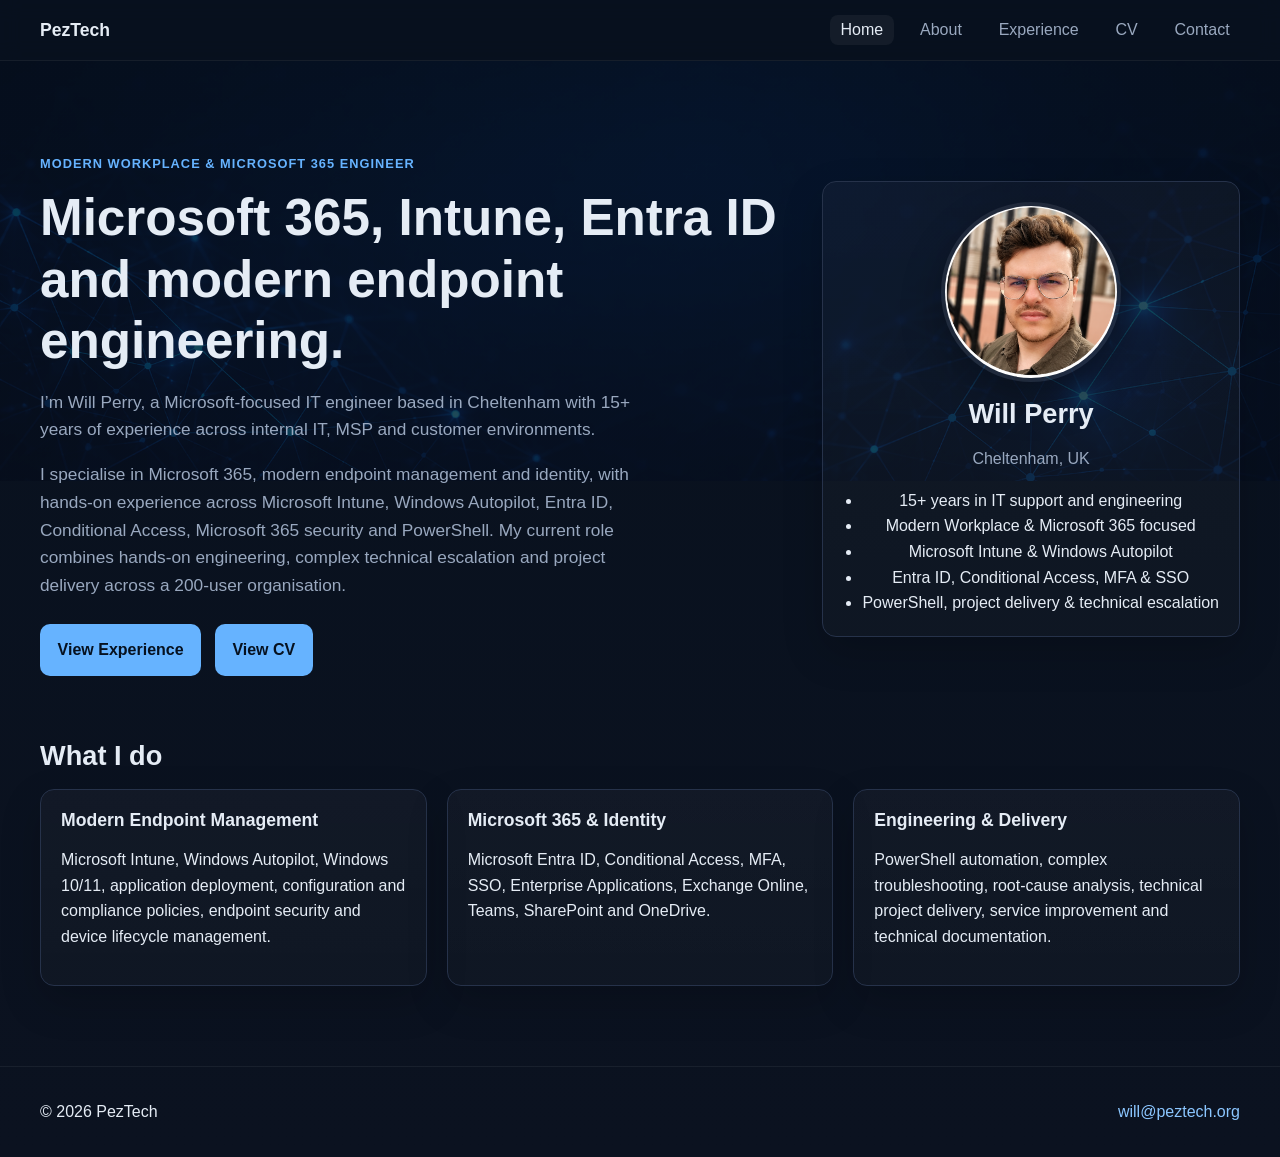
<file: index.html>
<!DOCTYPE html>
<html lang="en">
<head>
  <meta charset="UTF-8" />
  <meta name="viewport" content="width=device-width, initial-scale=1.0" />
  <meta name="description" content="Will Perry - Modern Workplace and Microsoft 365 Engineer specialising in Microsoft Intune, Windows Autopilot, Entra ID, endpoint management and Microsoft 365." />
  <title>PezTech | Will Perry - Modern Workplace Engineer</title>
  <link rel="stylesheet" href="styles.css" />
</head>
<body>
  <header class="site-header">
    <div class="container nav-wrap">
      <a class="brand" href="index.html">PezTech</a>
      <nav>
        <ul class="nav">
          <li><a href="index.html" class="active">Home</a></li>
          <li><a href="about.html">About</a></li>
          <li><a href="experience.html">Experience</a></li>
          <li><a href="cv.html">CV</a></li>
          <li><a href="contact.html">Contact</a></li>
        </ul>
      </nav>
    </div>
  </header>

  <main>
    <section class="hero hero-with-banner">
      <div class="hero-banner">
        <img src="banner.png" alt="Tech themed banner" />
      </div>

      <div class="container hero-grid hero-grid-personal">
        <div>
          <p class="eyebrow">Modern Workplace &amp; Microsoft 365 Engineer</p>

          <h1>Microsoft 365, Intune, Entra ID and modern endpoint engineering.</h1>

          <p class="lead">
            I’m Will Perry, a Microsoft-focused IT engineer based in Cheltenham with 15+ years of experience
            across internal IT, MSP and customer environments.
          </p>

          <p class="lead">
            I specialise in Microsoft 365, modern endpoint management and identity, with hands-on experience
            across Microsoft Intune, Windows Autopilot, Entra ID, Conditional Access, Microsoft 365 security
            and PowerShell. My current role combines hands-on engineering, complex technical escalation and
            project delivery across a 200-user organisation.
          </p>

          <div class="button-row">
            <a class="button" href="experience.html">View Experience</a>
            <a class="button button-secondary" href="cv.html">View CV</a>
          </div>
        </div>

        <aside class="card profile-card">
          <img class="profile-photo" src="profile.png" alt="Portrait of Will Perry" />
          <h2>Will Perry</h2>
          <p class="muted">Cheltenham, UK</p>

          <ul class="clean-list">
            <li>15+ years in IT support and engineering</li>
            <li>Modern Workplace &amp; Microsoft 365 focused</li>
            <li>Microsoft Intune &amp; Windows Autopilot</li>
            <li>Entra ID, Conditional Access, MFA &amp; SSO</li>
            <li>PowerShell, project delivery &amp; technical escalation</li>
          </ul>
        </aside>
      </div>
    </section>

    <section class="section">
      <div class="container">
        <h2>What I do</h2>

        <div class="grid three-up">
          <article class="card">
            <h3>Modern Endpoint Management</h3>
            <p>
              Microsoft Intune, Windows Autopilot, Windows 10/11, application deployment,
              configuration and compliance policies, endpoint security and device lifecycle management.
            </p>
          </article>

          <article class="card">
            <h3>Microsoft 365 &amp; Identity</h3>
            <p>
              Microsoft Entra ID, Conditional Access, MFA, SSO, Enterprise Applications,
              Exchange Online, Teams, SharePoint and OneDrive.
            </p>
          </article>

          <article class="card">
            <h3>Engineering &amp; Delivery</h3>
            <p>
              PowerShell automation, complex troubleshooting, root-cause analysis, technical project
              delivery, service improvement and technical documentation.
            </p>
          </article>
        </div>
      </div>
    </section>
  </main>

  <footer class="site-footer">
    <div class="container footer-wrap">
      <p>© <span id="year"></span> PezTech</p>
      <p><a href="mailto:will@peztech.org">will@peztech.org</a></p>
    </div>
  </footer>

  <script src="script.js"></script>
</body>
</html>
</file>
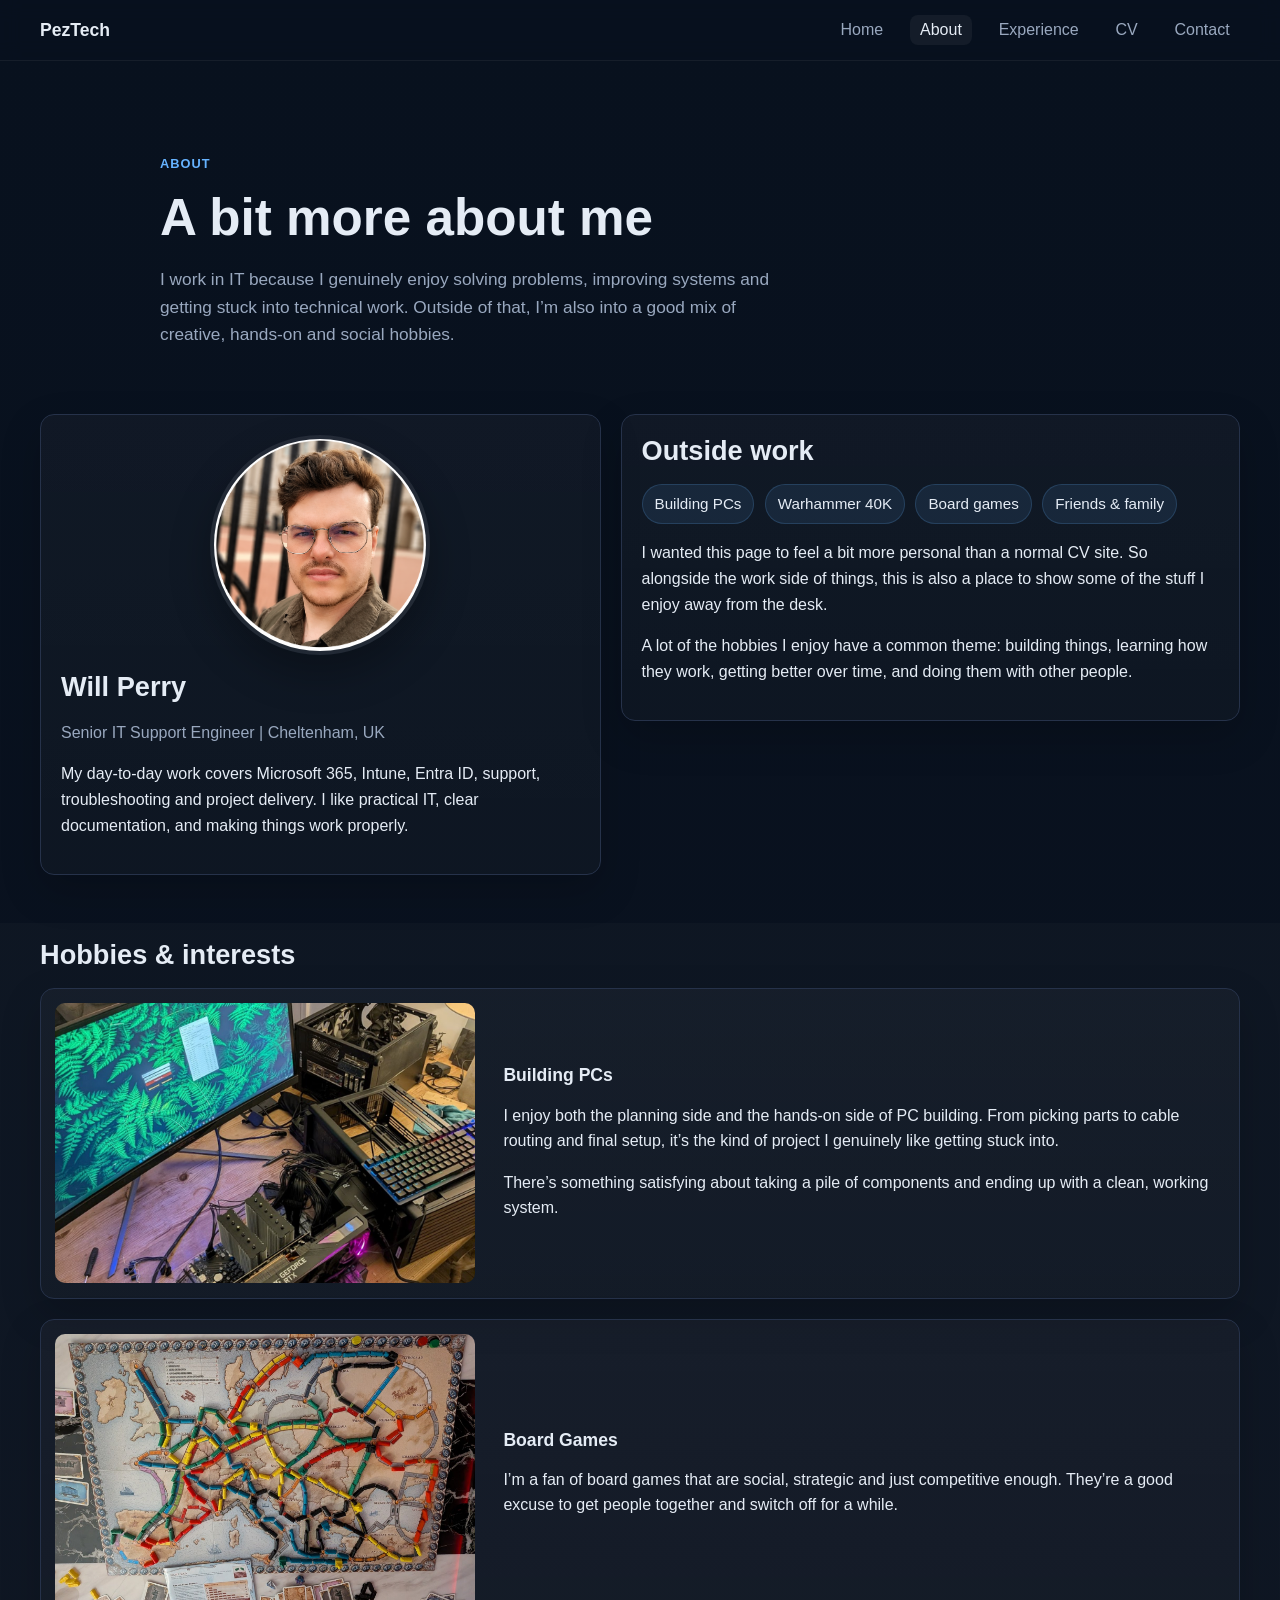
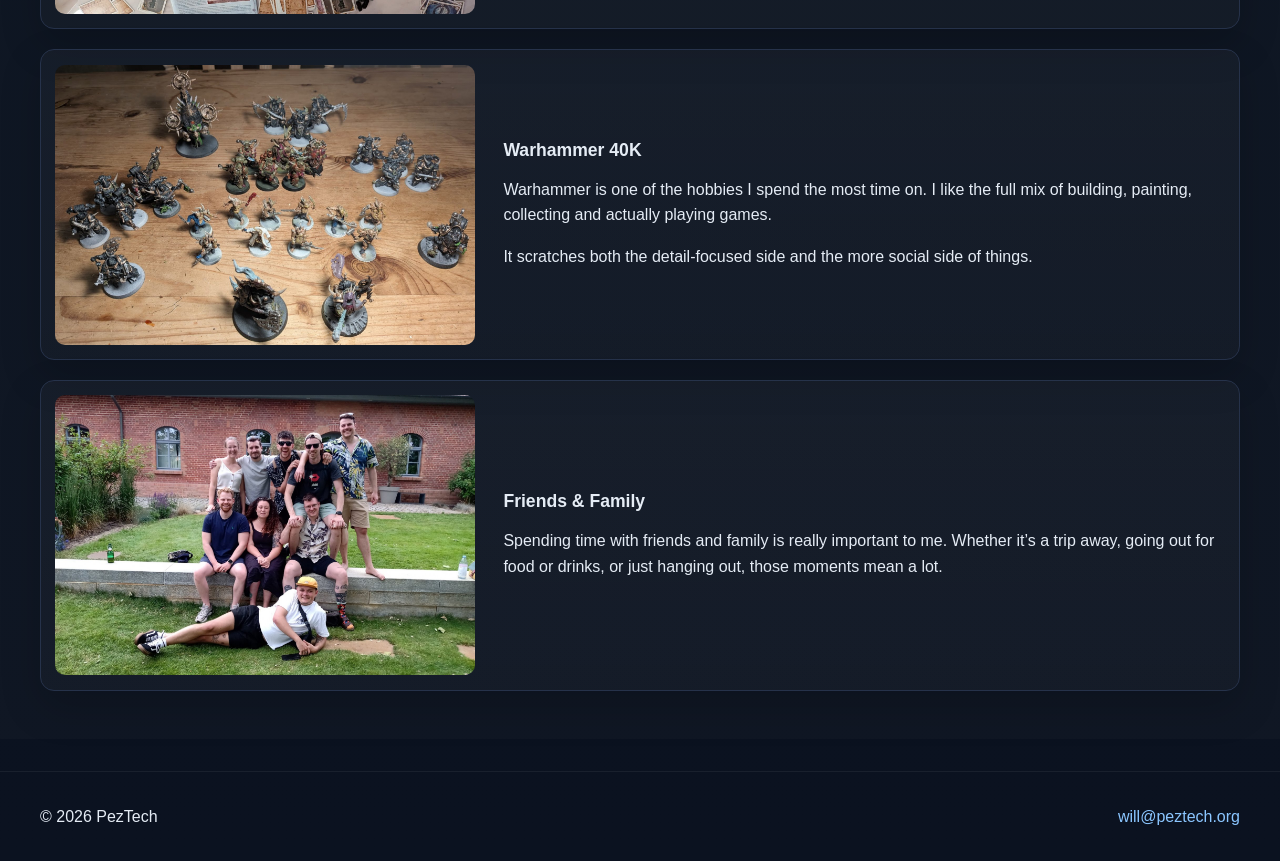
<file: about.html>
<!DOCTYPE html>
<html lang="en">
<head>
  <meta charset="UTF-8" />
  <meta name="viewport" content="width=device-width, initial-scale=1.0" />
  <meta name="description" content="More about Will Perry at PezTech, including hobbies and interests outside work." />
  <title>PezTech | About</title>
  <link rel="stylesheet" href="styles.css" />
</head>
<body>
  <header class="site-header">
    <div class="container nav-wrap">
      <a class="brand" href="index.html">PezTech</a>
      <nav>
        <ul class="nav">
          <li><a href="index.html">Home</a></li>
          <li><a href="about.html" class="active">About</a></li>
          <li><a href="experience.html">Experience</a></li>
          <li><a href="cv.html">CV</a></li>
          <li><a href="contact.html">Contact</a></li>
        </ul>
      </nav>
    </div>
  </header>

  <main>
    <section class="page-header">
      <div class="container narrow">
        <p class="eyebrow">About</p>
        <h1>A bit more about me</h1>
        <p class="lead">
          I work in IT because I genuinely enjoy solving problems, improving systems and getting stuck into technical work.
          Outside of that, I’m also into a good mix of creative, hands-on and social hobbies.
        </p>
      </div>
    </section>

    <section class="section">
      <div class="container">
        <div class="grid about-layout">
          <div class="card">
            <img class="profile-photo profile-photo-large" src="profile.png" alt="Portrait of Will Perry" />
            <h2>Will Perry</h2>
            <p class="muted">Senior IT Support Engineer | Cheltenham, UK</p>
            <p>
              My day-to-day work covers Microsoft 365, Intune, Entra ID, support, troubleshooting and project delivery.
              I like practical IT, clear documentation, and making things work properly.
            </p>
          </div>

          <div class="card">
            <h2>Outside work</h2>
            <div class="hobby-list">
              <span class="tag">Building PCs</span>
              <span class="tag">Warhammer 40K</span>
              <span class="tag">Board games</span>
              <span class="tag">Friends & family</span>
            </div>
            <p>
              I wanted this page to feel a bit more personal than a normal CV site. So alongside the work side of things,
              this is also a place to show some of the stuff I enjoy away from the desk.
            </p>
            <p>
              A lot of the hobbies I enjoy have a common theme: building things, learning how they work,
              getting better over time, and doing them with other people.
            </p>
          </div>
        </div>
      </div>
    </section>

    <section class="section section-alt">
      <div class="container">
        <h2>Hobbies & interests</h2>
        <div class="grid feature-rows">
          <article class="card feature-row">
            <div class="feature-media">
              <img class="content-image feature-image" src="pc-build.jpg" alt="PC build in progress on a desk" />
            </div>
            <div class="feature-copy">
              <h3>Building PCs</h3>
              <p>
                I enjoy both the planning side and the hands-on side of PC building. From picking parts to cable routing
                and final setup, it’s the kind of project I genuinely like getting stuck into.
              </p>
              <p>
                There’s something satisfying about taking a pile of components and ending up with a clean, working system.
              </p>
            </div>
          </article>

          <article class="card feature-row">
            <div class="feature-media">
              <img class="content-image feature-image" src="ticket-to-ride.jpg" alt="Board game set up on a table" />
            </div>
            <div class="feature-copy">
              <h3>Board Games</h3>
              <p>
                I’m a fan of board games that are social, strategic and just competitive enough. They’re a good excuse
                to get people together and switch off for a while.
              </p>
            </div>
          </article>

          <article class="card feature-row">
            <div class="feature-media">
              <img class="content-image feature-image" src="deathguard-500pt.jpg" alt="Warhammer 40K army arranged on a table" />
            </div>
            <div class="feature-copy">
              <h3>Warhammer 40K</h3>
              <p>
                Warhammer is one of the hobbies I spend the most time on. I like the full mix of building, painting,
                collecting and actually playing games.
              </p>
              <p>
                It scratches both the detail-focused side and the more social side of things.
              </p>
            </div>
          </article>

          <article class="card feature-row">
            <div class="feature-media">
              <img class="content-image feature-image" src="friends.jpg" alt="Group photo with friends outdoors" />
            </div>
            <div class="feature-copy">
              <h3>Friends &amp; Family</h3>
              <p>
                Spending time with friends and family is really important to me. Whether it’s a trip away,
                going out for food or drinks, or just hanging out, those moments mean a lot.
              </p>
            </div>
          </article>
        </div>
      </div>
    </section>
  </main>

  <footer class="site-footer">
    <div class="container footer-wrap">
      <p>© <span id="year"></span> PezTech</p>
      <p><a href="mailto:will@peztech.org">will@peztech.org</a></p>
    </div>
  </footer>

  <script src="script.js"></script>
</body>
</html>
</file>
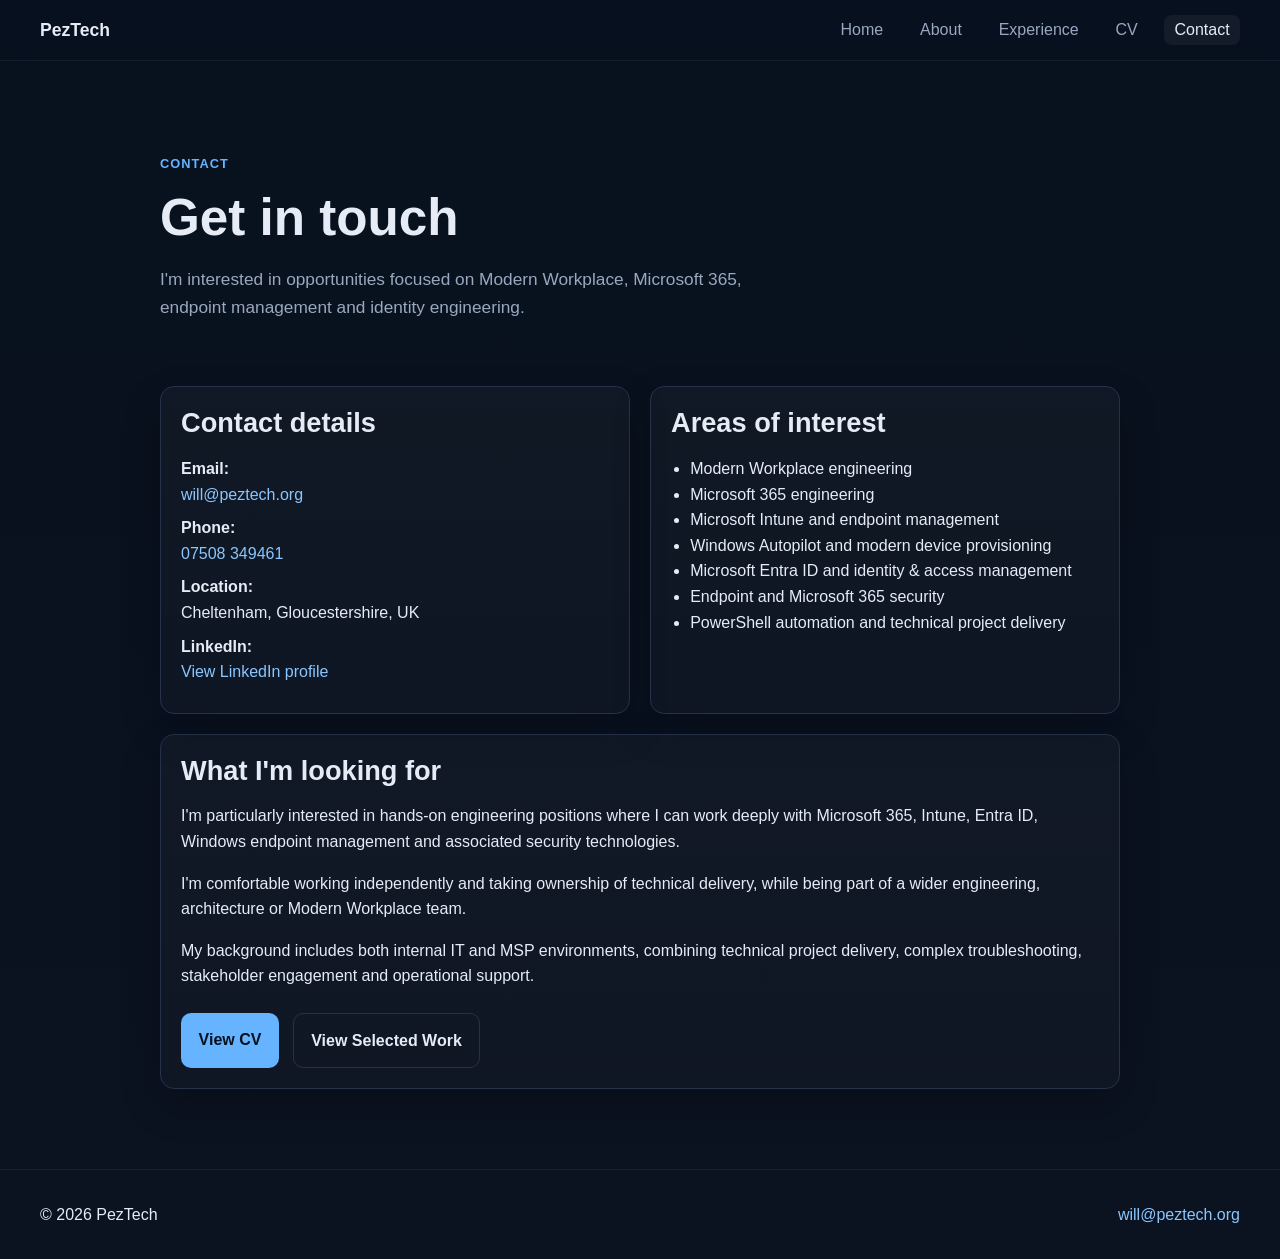
<file: contact.html>
<!DOCTYPE html>
<html lang="en">
<head>
  <meta charset="UTF-8" />
  <meta name="viewport" content="width=device-width, initial-scale=1.0" />

  <meta
    name="description"
    content="Contact Will Perry - Modern Workplace and Microsoft 365 Engineer based in Cheltenham, UK."
  />

  <title>PezTech | Contact</title>

  <link rel="stylesheet" href="styles.css" />
</head>

<body>

  <!-- Header -->
  <header class="site-header">
    <div class="container nav-wrap">

      <a class="brand" href="index.html">PezTech</a>

      <nav aria-label="Main navigation">
        <ul class="nav">
          <li><a href="index.html">Home</a></li>
          <li><a href="about.html">About</a></li>
          <li><a href="experience.html">Experience</a></li>
          <li><a href="cv.html">CV</a></li>
          <li>
            <a href="contact.html" class="active" aria-current="page">
              Contact
            </a>
          </li>
        </ul>
      </nav>

    </div>
  </header>


  <!-- Main Content -->
  <main>

    <!-- Page Header -->
    <section class="page-header">
      <div class="container narrow">

        <p class="eyebrow">Contact</p>

        <h1>Get in touch</h1>

        <p class="lead">
          I'm interested in opportunities focused on Modern Workplace,
          Microsoft 365, endpoint management and identity engineering.
        </p>

      </div>
    </section>


    <!-- Contact -->
    <section class="section">
      <div class="container narrow">

        <div class="grid two-up">

          <!-- Contact Details -->
          <div class="card contact-card">

            <h2>Contact details</h2>

            <p>
              <strong>Email:</strong><br />
              <a href="mailto:will@peztech.org">
                will@peztech.org
              </a>
            </p>

            <p>
              <strong>Phone:</strong><br />
              <a href="tel:+447508349461">
                07508 349461
              </a>
            </p>

            <p>
              <strong>Location:</strong><br />
              Cheltenham, Gloucestershire, UK
            </p>

            <p>
              <strong>LinkedIn:</strong><br />
              <a
                href="https://www.linkedin.com/in/will-perry-825aba103/"
                target="_blank"
                rel="noopener noreferrer"
              >
                View LinkedIn profile
              </a>
            </p>

          </div>


          <!-- Areas of Interest -->
          <div class="card">

            <h2>Areas of interest</h2>

            <ul class="clean-list">
              <li>Modern Workplace engineering</li>
              <li>Microsoft 365 engineering</li>
              <li>Microsoft Intune and endpoint management</li>
              <li>Windows Autopilot and modern device provisioning</li>
              <li>Microsoft Entra ID and identity &amp; access management</li>
              <li>Endpoint and Microsoft 365 security</li>
              <li>PowerShell automation and technical project delivery</li>
            </ul>

          </div>

        </div>


        <!-- Working Style -->
        <div class="card top-gap">

          <h2>What I'm looking for</h2>

          <p>
            I'm particularly interested in hands-on engineering positions
            where I can work deeply with Microsoft 365, Intune, Entra ID,
            Windows endpoint management and associated security technologies.
          </p>

          <p>
            I'm comfortable working independently and taking ownership of
            technical delivery, while being part of a wider engineering,
            architecture or Modern Workplace team.
          </p>

          <p>
            My background includes both internal IT and MSP environments,
            combining technical project delivery, complex troubleshooting,
            stakeholder engagement and operational support.
          </p>

          <div class="button-row">

            <a class="button" href="cv.html">
              View CV
            </a>

            <a class="button secondary" href="experience.html">
              View Selected Work
            </a>

          </div>

        </div>

      </div>
    </section>

  </main>


  <!-- Footer -->
  <footer class="site-footer">
    <div class="container footer-wrap">

      <p>
        © <span id="year"></span> PezTech
      </p>

      <p>
        <a href="mailto:will@peztech.org">
          will@peztech.org
        </a>
      </p>

    </div>
  </footer>


  <script src="script.js"></script>

</body>
</html>
</file>
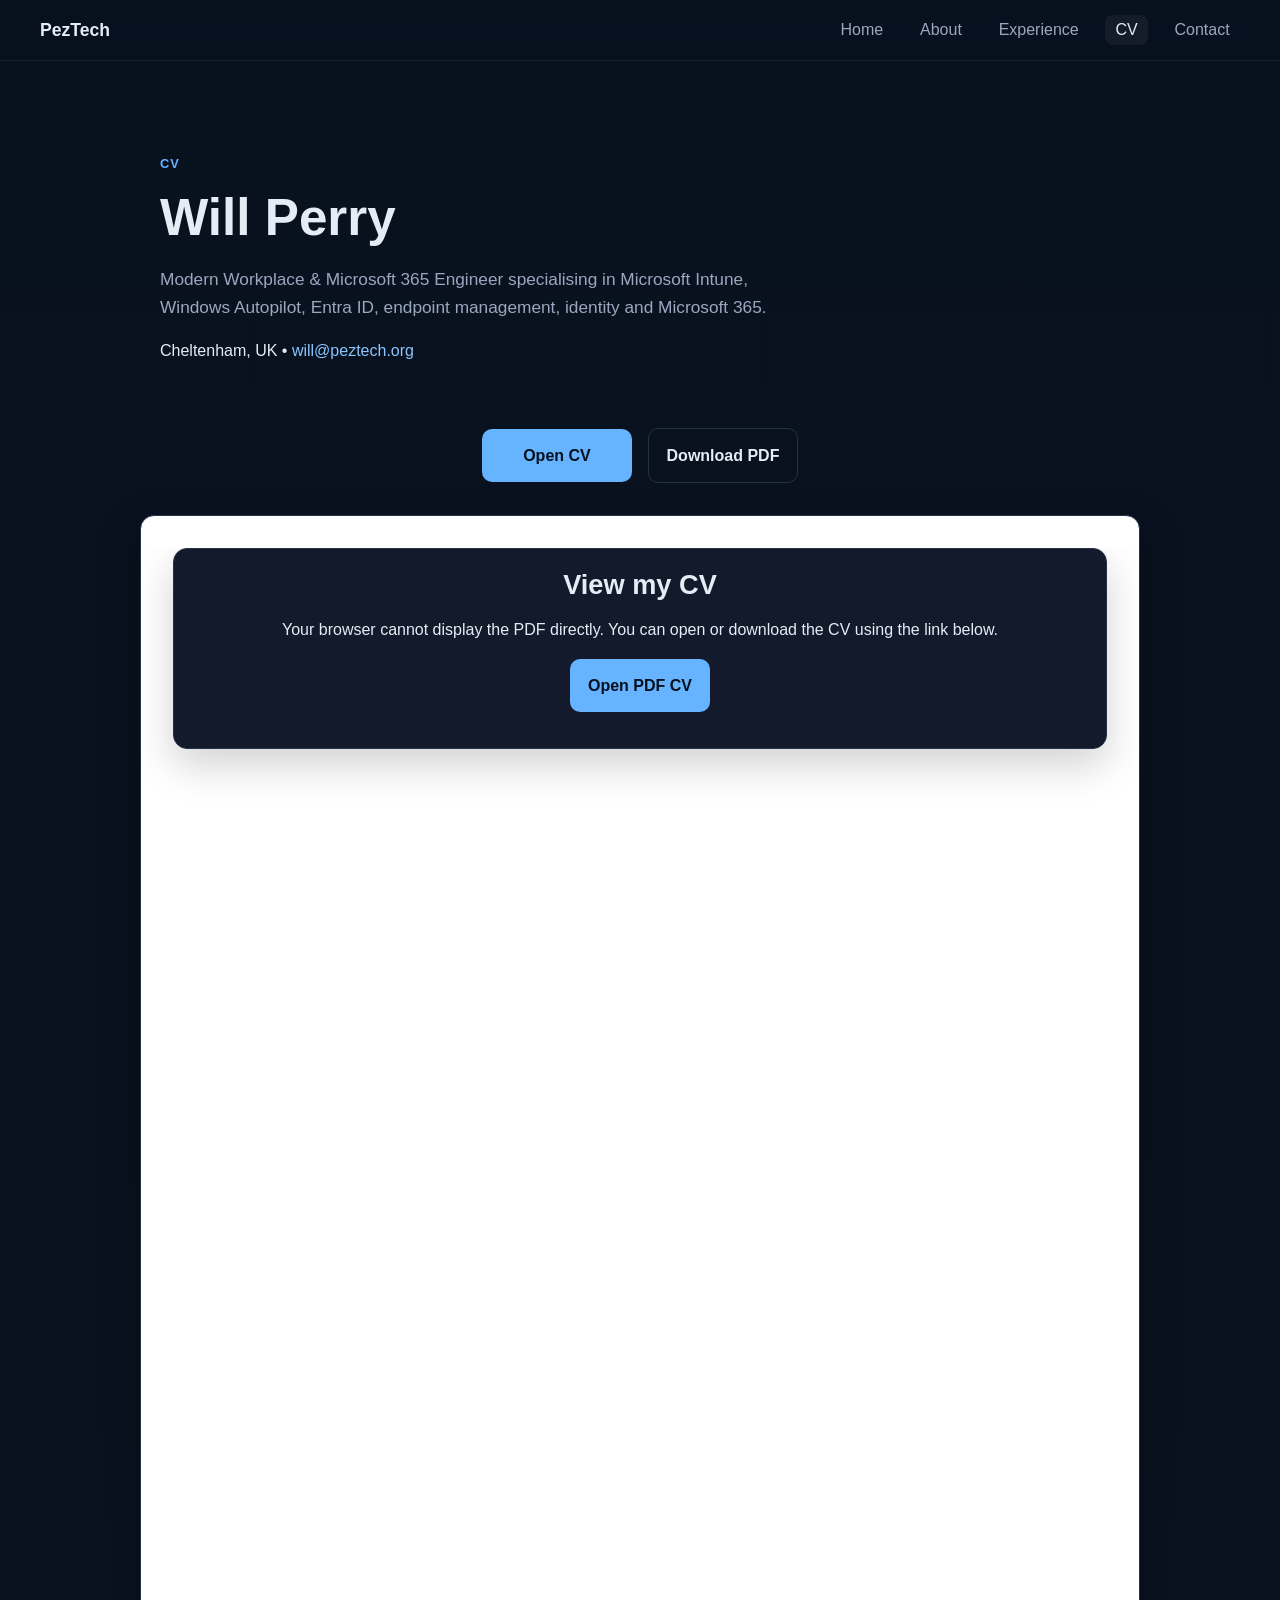
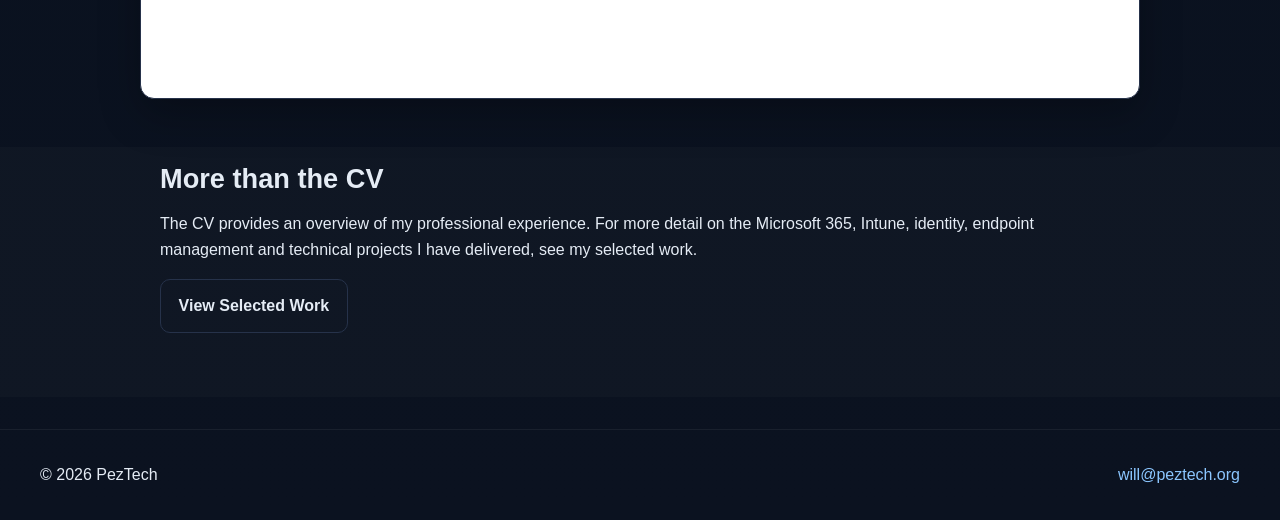
<file: cv.html>
<!DOCTYPE html>
<html lang="en">
<head>
  <meta charset="UTF-8" />
  <meta name="viewport" content="width=device-width, initial-scale=1.0" />

  <meta
    name="description"
    content="CV for Will Perry - Modern Workplace and Microsoft 365 Engineer specialising in Microsoft 365, Intune, Entra ID, Autopilot and endpoint management."
  />

  <title>PezTech | CV</title>

  <link rel="stylesheet" href="styles.css" />
</head>

<body>

  <!-- Header -->
  <header class="site-header">
    <div class="container nav-wrap">

      <a class="brand" href="index.html">PezTech</a>

      <nav aria-label="Main navigation">
        <ul class="nav">
          <li><a href="index.html">Home</a></li>
          <li><a href="about.html">About</a></li>
          <li><a href="experience.html">Experience</a></li>
          <li><a href="cv.html" class="active" aria-current="page">CV</a></li>
          <li><a href="contact.html">Contact</a></li>
        </ul>
      </nav>

    </div>
  </header>


  <!-- Main Content -->
  <main>

    <!-- Page Header -->
    <section class="page-header">
      <div class="container narrow">

        <p class="eyebrow">CV</p>

        <h1>Will Perry</h1>

        <p class="lead">
          Modern Workplace &amp; Microsoft 365 Engineer specialising in
          Microsoft Intune, Windows Autopilot, Entra ID, endpoint management,
          identity and Microsoft 365.
        </p>

        <p>
          Cheltenham, UK &bull;
          <a href="mailto:will@peztech.org">will@peztech.org</a>
        </p>

      </div>
    </section>


    <!-- CV -->
    <section class="section">
      <div class="container">

        <!-- Actions -->
        <div class="cv-actions">

          <a
            class="button"
            href="files/Will-Perry-CV.pdf"
            target="_blank"
            rel="noopener"
          >
            Open CV
          </a>

          <a
            class="button secondary"
            href="files/Will-Perry-CV.pdf"
            download="Will-Perry-CV.pdf"
          >
            Download PDF
          </a>

        </div>


        <!-- Embedded CV -->
        <div class="cv-embed">

          <object
            data="files/Will-Perry-CV.pdf#view=FitH"
            type="application/pdf"
            width="100%"
            height="1150"
            aria-label="Will Perry CV"
          >

            <div class="card">

              <h2>View my CV</h2>

              <p>
                Your browser cannot display the PDF directly.
                You can open or download the CV using the link below.
              </p>

              <p>
                <a
                  class="button"
                  href="files/Will-Perry-CV.pdf"
                  target="_blank"
                  rel="noopener"
                >
                  Open PDF CV
                </a>
              </p>

            </div>

          </object>

        </div>

      </div>
    </section>


    <!-- Supporting Information -->
    <section class="section section-alt">
      <div class="container narrow">

        <h2>More than the CV</h2>

        <p>
          The CV provides an overview of my professional experience.
          For more detail on the Microsoft 365, Intune, identity, endpoint
          management and technical projects I have delivered, see my
          selected work.
        </p>

        <p>
          <a class="button secondary" href="experience.html">
            View Selected Work
          </a>
        </p>

      </div>
    </section>

  </main>


  <!-- Footer -->
  <footer class="site-footer">
    <div class="container footer-wrap">

      <p>
        © <span id="year"></span> PezTech
      </p>

      <p>
        <a href="mailto:will@peztech.org">
          will@peztech.org
        </a>
      </p>

    </div>
  </footer>


  <script src="script.js"></script>

</body>
</html>
</file>
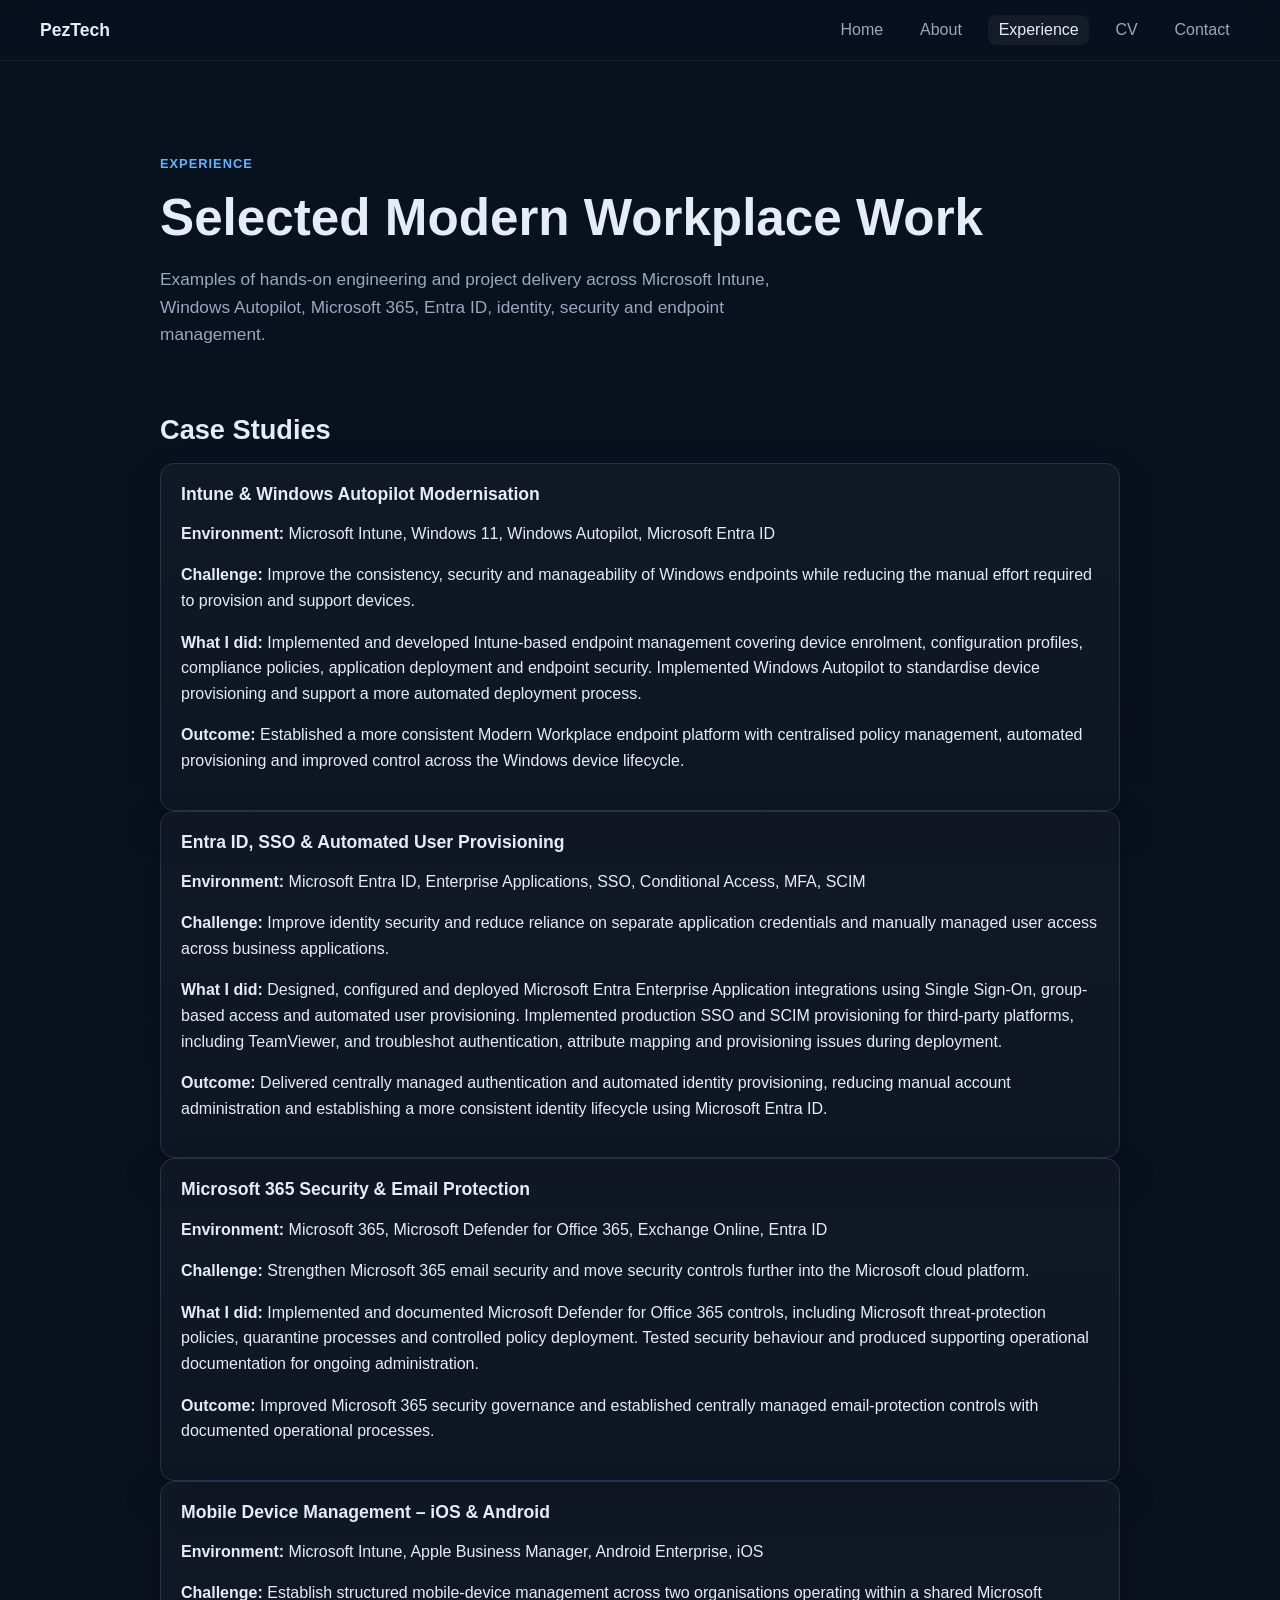
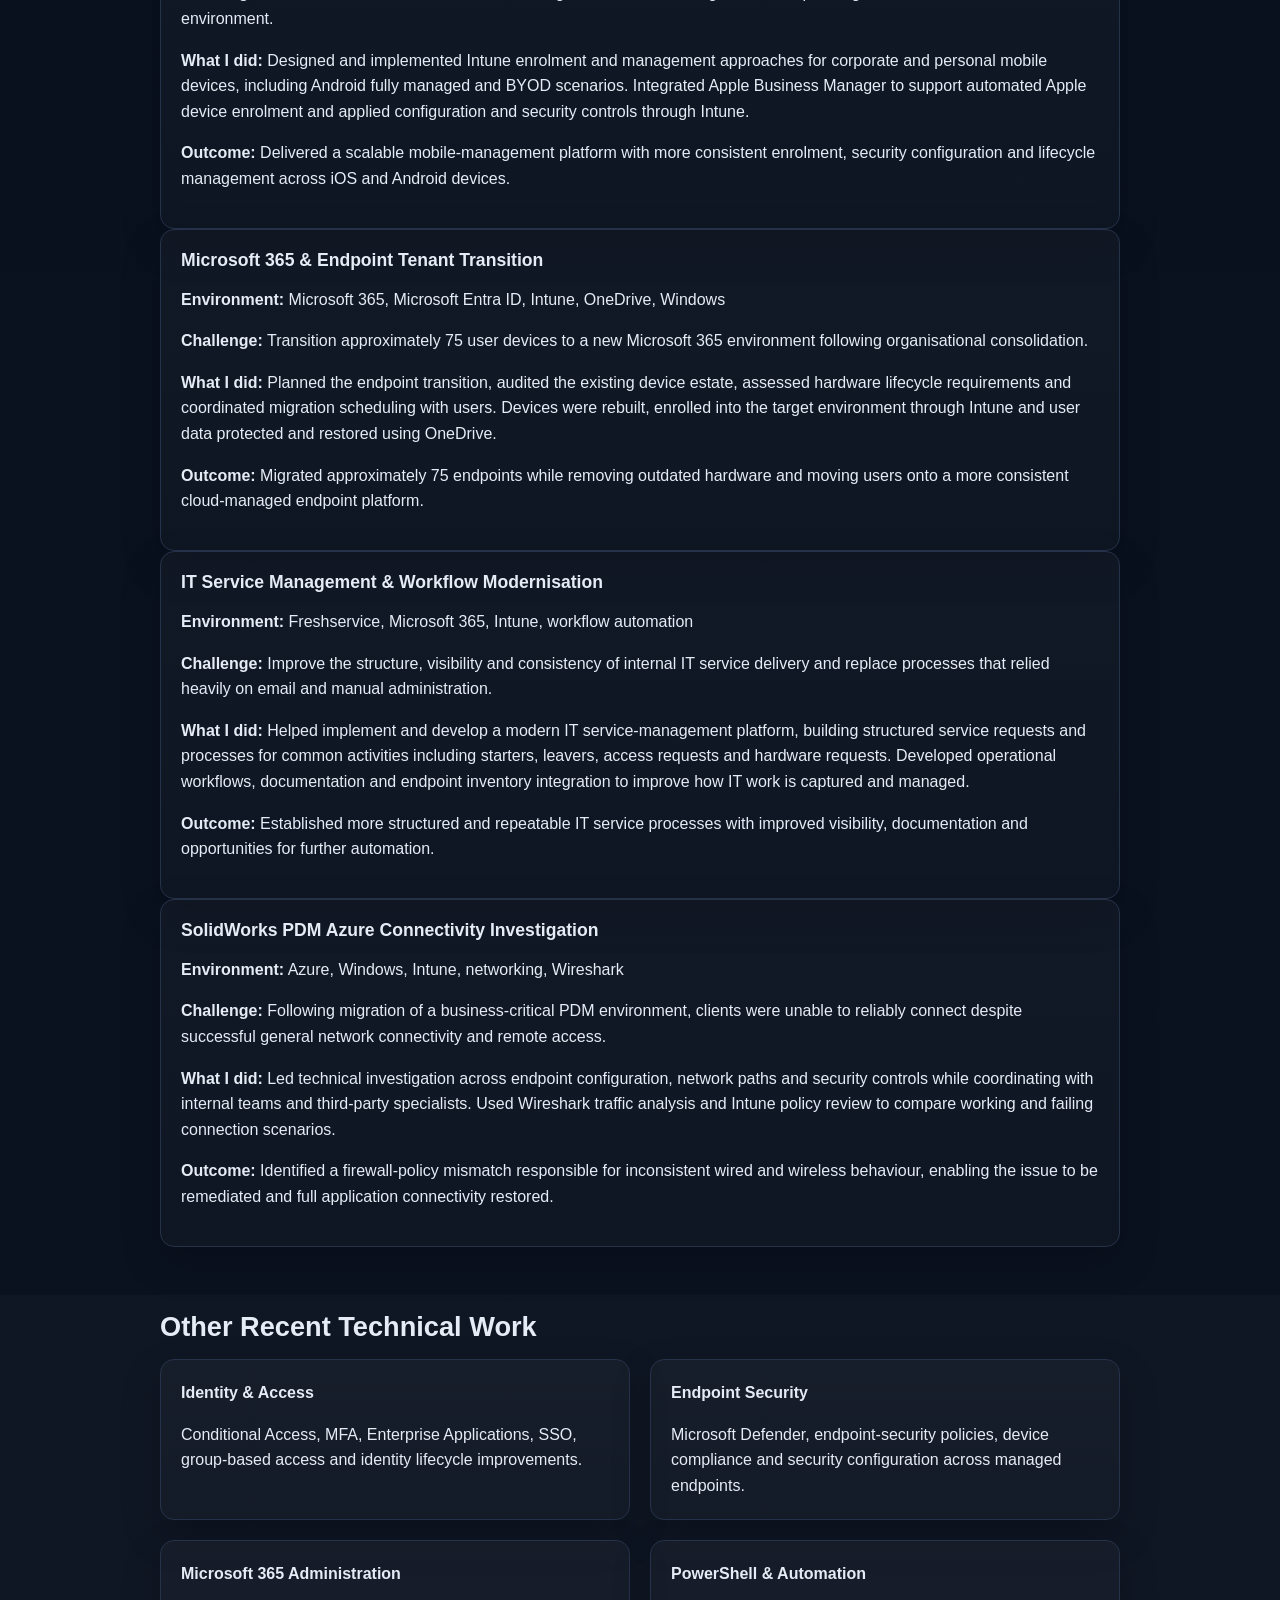
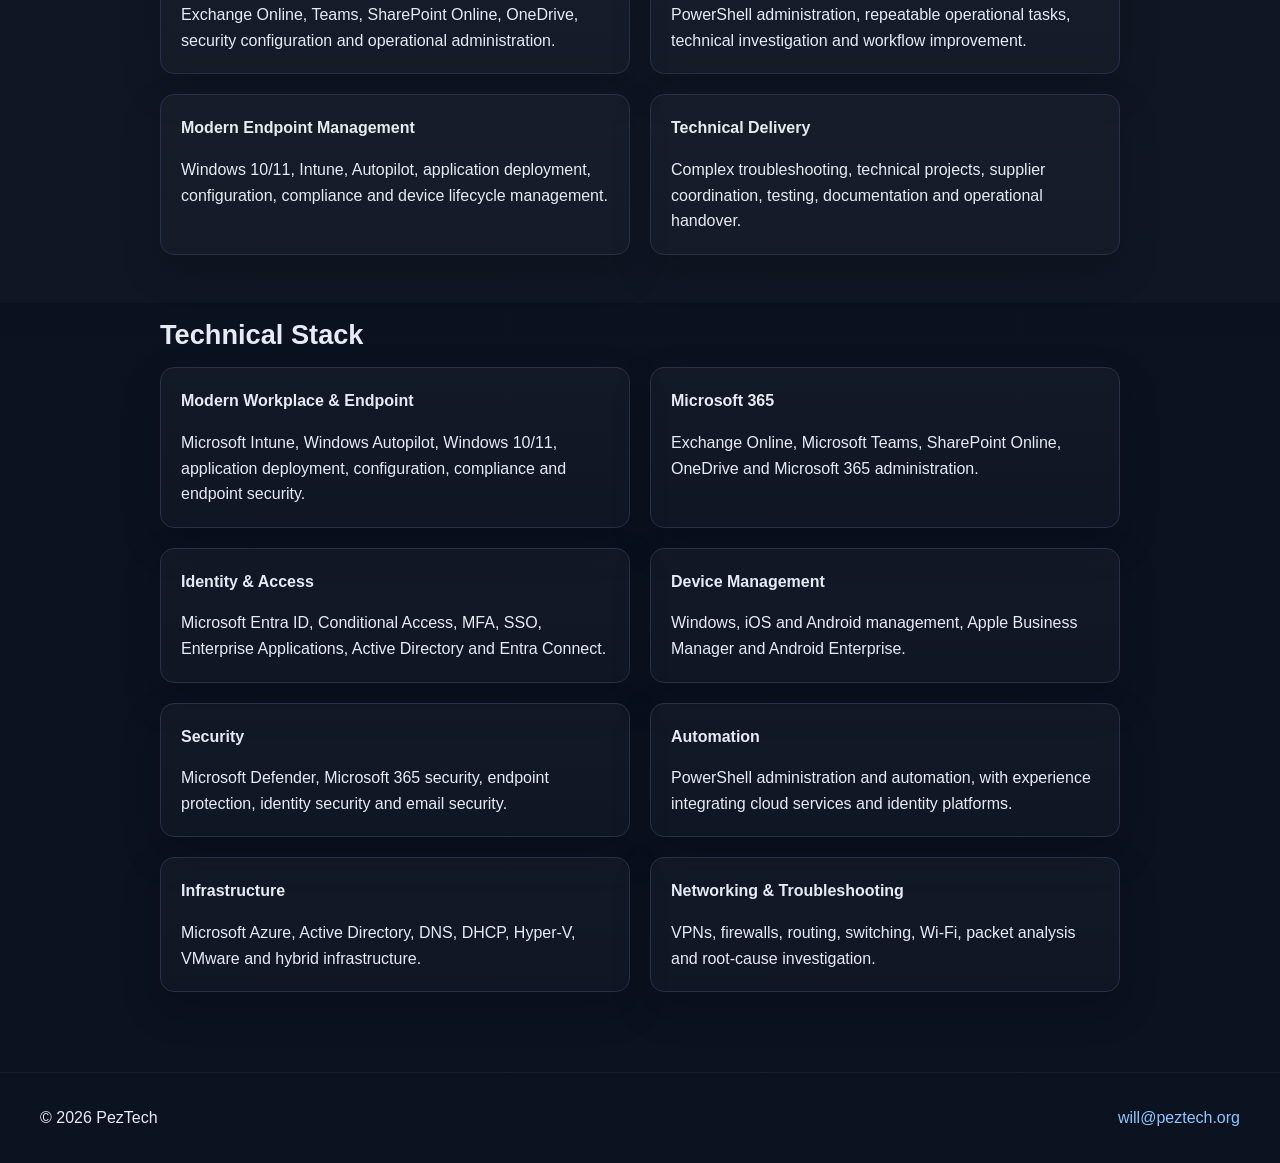
<file: experience.html>
<!DOCTYPE html>
<html lang="en">
<head>
  <meta charset="UTF-8" />
  <meta name="viewport" content="width=device-width, initial-scale=1.0" />
  <meta name="description" content="Selected Modern Workplace, Microsoft 365, Intune, Entra ID and endpoint engineering work delivered by Will Perry." />
  <title>PezTech | Experience</title>
  <link rel="stylesheet" href="styles.css" />
</head>
<body>
  <header class="site-header">
    <div class="container nav-wrap">
      <a class="brand" href="index.html">PezTech</a>
      <nav>
        <ul class="nav">
          <li><a href="index.html">Home</a></li>
          <li><a href="about.html">About</a></li>
          <li><a href="experience.html" class="active">Experience</a></li>
          <li><a href="cv.html">CV</a></li>
          <li><a href="contact.html">Contact</a></li>
        </ul>
      </nav>
    </div>
  </header>

  <main>
    <section class="page-header">
      <div class="container narrow">
        <p class="eyebrow">Experience</p>
        <h1>Selected Modern Workplace Work</h1>
        <p class="lead">
          Examples of hands-on engineering and project delivery across Microsoft Intune,
          Windows Autopilot, Microsoft 365, Entra ID, identity, security and endpoint management.
        </p>
      </div>
    </section>

    <section class="section">
      <div class="container narrow">
        <h2>Case Studies</h2>

        <div class="card">
          <h3>Intune & Windows Autopilot Modernisation</h3>
          <p><strong>Environment:</strong> Microsoft Intune, Windows 11, Windows Autopilot, Microsoft Entra ID</p>
          <p><strong>Challenge:</strong> Improve the consistency, security and manageability of Windows endpoints while reducing the manual effort required to provision and support devices.</p>
          <p><strong>What I did:</strong> Implemented and developed Intune-based endpoint management covering device enrolment, configuration profiles, compliance policies, application deployment and endpoint security. Implemented Windows Autopilot to standardise device provisioning and support a more automated deployment process.</p>
          <p><strong>Outcome:</strong> Established a more consistent Modern Workplace endpoint platform with centralised policy management, automated provisioning and improved control across the Windows device lifecycle.</p>
        </div>

        <div class="card">
          <h3>Entra ID, SSO & Automated User Provisioning</h3>
          <p><strong>Environment:</strong> Microsoft Entra ID, Enterprise Applications, SSO, Conditional Access, MFA, SCIM</p>
          <p><strong>Challenge:</strong> Improve identity security and reduce reliance on separate application credentials and manually managed user access across business applications.</p>
          <p><strong>What I did:</strong> Designed, configured and deployed Microsoft Entra Enterprise Application integrations using Single Sign-On, group-based access and automated user provisioning. Implemented production SSO and SCIM provisioning for third-party platforms, including TeamViewer, and troubleshot authentication, attribute mapping and provisioning issues during deployment.</p>
          <p><strong>Outcome:</strong> Delivered centrally managed authentication and automated identity provisioning, reducing manual account administration and establishing a more consistent identity lifecycle using Microsoft Entra ID.</p>
        </div>

        <div class="card">
          <h3>Microsoft 365 Security & Email Protection</h3>
          <p><strong>Environment:</strong> Microsoft 365, Microsoft Defender for Office 365, Exchange Online, Entra ID</p>
          <p><strong>Challenge:</strong> Strengthen Microsoft 365 email security and move security controls further into the Microsoft cloud platform.</p>
          <p><strong>What I did:</strong> Implemented and documented Microsoft Defender for Office 365 controls, including Microsoft threat-protection policies, quarantine processes and controlled policy deployment. Tested security behaviour and produced supporting operational documentation for ongoing administration.</p>
          <p><strong>Outcome:</strong> Improved Microsoft 365 security governance and established centrally managed email-protection controls with documented operational processes.</p>
        </div>

        <div class="card">
          <h3>Mobile Device Management – iOS & Android</h3>
          <p><strong>Environment:</strong> Microsoft Intune, Apple Business Manager, Android Enterprise, iOS</p>
          <p><strong>Challenge:</strong> Establish structured mobile-device management across two organisations operating within a shared Microsoft environment.</p>
          <p><strong>What I did:</strong> Designed and implemented Intune enrolment and management approaches for corporate and personal mobile devices, including Android fully managed and BYOD scenarios. Integrated Apple Business Manager to support automated Apple device enrolment and applied configuration and security controls through Intune.</p>
          <p><strong>Outcome:</strong> Delivered a scalable mobile-management platform with more consistent enrolment, security configuration and lifecycle management across iOS and Android devices.</p>
        </div>

        <div class="card">
          <h3>Microsoft 365 & Endpoint Tenant Transition</h3>
          <p><strong>Environment:</strong> Microsoft 365, Microsoft Entra ID, Intune, OneDrive, Windows</p>
          <p><strong>Challenge:</strong> Transition approximately 75 user devices to a new Microsoft 365 environment following organisational consolidation.</p>
          <p><strong>What I did:</strong> Planned the endpoint transition, audited the existing device estate, assessed hardware lifecycle requirements and coordinated migration scheduling with users. Devices were rebuilt, enrolled into the target environment through Intune and user data protected and restored using OneDrive.</p>
          <p><strong>Outcome:</strong> Migrated approximately 75 endpoints while removing outdated hardware and moving users onto a more consistent cloud-managed endpoint platform.</p>
        </div>

        <div class="card">
          <h3>IT Service Management & Workflow Modernisation</h3>
          <p><strong>Environment:</strong> Freshservice, Microsoft 365, Intune, workflow automation</p>
          <p><strong>Challenge:</strong> Improve the structure, visibility and consistency of internal IT service delivery and replace processes that relied heavily on email and manual administration.</p>
          <p><strong>What I did:</strong> Helped implement and develop a modern IT service-management platform, building structured service requests and processes for common activities including starters, leavers, access requests and hardware requests. Developed operational workflows, documentation and endpoint inventory integration to improve how IT work is captured and managed.</p>
          <p><strong>Outcome:</strong> Established more structured and repeatable IT service processes with improved visibility, documentation and opportunities for further automation.</p>
        </div>

        <div class="card">
          <h3>SolidWorks PDM Azure Connectivity Investigation</h3>
          <p><strong>Environment:</strong> Azure, Windows, Intune, networking, Wireshark</p>
          <p><strong>Challenge:</strong> Following migration of a business-critical PDM environment, clients were unable to reliably connect despite successful general network connectivity and remote access.</p>
          <p><strong>What I did:</strong> Led technical investigation across endpoint configuration, network paths and security controls while coordinating with internal teams and third-party specialists. Used Wireshark traffic analysis and Intune policy review to compare working and failing connection scenarios.</p>
          <p><strong>Outcome:</strong> Identified a firewall-policy mismatch responsible for inconsistent wired and wireless behaviour, enabling the issue to be remediated and full application connectivity restored.</p>
        </div>

      </div>
    </section>

    <section class="section section-alt">
      <div class="container narrow">
        <h2>Other Recent Technical Work</h2>
        <div class="grid two-up compact-grid">

          <div class="card">
            <strong>Identity & Access</strong>
            <p>Conditional Access, MFA, Enterprise Applications, SSO, group-based access and identity lifecycle improvements.</p>
          </div>

          <div class="card">
            <strong>Endpoint Security</strong>
            <p>Microsoft Defender, endpoint-security policies, device compliance and security configuration across managed endpoints.</p>
          </div>

          <div class="card">
            <strong>Microsoft 365 Administration</strong>
            <p>Exchange Online, Teams, SharePoint Online, OneDrive, security configuration and operational administration.</p>
          </div>

          <div class="card">
            <strong>PowerShell & Automation</strong>
            <p>PowerShell administration, repeatable operational tasks, technical investigation and workflow improvement.</p>
          </div>

          <div class="card">
            <strong>Modern Endpoint Management</strong>
            <p>Windows 10/11, Intune, Autopilot, application deployment, configuration, compliance and device lifecycle management.</p>
          </div>

          <div class="card">
            <strong>Technical Delivery</strong>
            <p>Complex troubleshooting, technical projects, supplier coordination, testing, documentation and operational handover.</p>
          </div>

        </div>
      </div>
    </section>

    <section class="section">
      <div class="container narrow">
        <h2>Technical Stack</h2>
        <div class="grid two-up compact-grid">

          <div class="card">
            <strong>Modern Workplace & Endpoint</strong>
            <p>Microsoft Intune, Windows Autopilot, Windows 10/11, application deployment, configuration, compliance and endpoint security.</p>
          </div>

          <div class="card">
            <strong>Microsoft 365</strong>
            <p>Exchange Online, Microsoft Teams, SharePoint Online, OneDrive and Microsoft 365 administration.</p>
          </div>

          <div class="card">
            <strong>Identity & Access</strong>
            <p>Microsoft Entra ID, Conditional Access, MFA, SSO, Enterprise Applications, Active Directory and Entra Connect.</p>
          </div>

          <div class="card">
            <strong>Device Management</strong>
            <p>Windows, iOS and Android management, Apple Business Manager and Android Enterprise.</p>
          </div>

          <div class="card">
            <strong>Security</strong>
            <p>Microsoft Defender, Microsoft 365 security, endpoint protection, identity security and email security.</p>
          </div>

          <div class="card">
            <strong>Automation</strong>
            <p>PowerShell administration and automation, with experience integrating cloud services and identity platforms.</p>
          </div>

          <div class="card">
            <strong>Infrastructure</strong>
            <p>Microsoft Azure, Active Directory, DNS, DHCP, Hyper-V, VMware and hybrid infrastructure.</p>
          </div>

          <div class="card">
            <strong>Networking & Troubleshooting</strong>
            <p>VPNs, firewalls, routing, switching, Wi-Fi, packet analysis and root-cause investigation.</p>
          </div>

        </div>
      </div>
    </section>
  </main>

  <footer class="site-footer">
    <div class="container footer-wrap">
      <p>© <span id="year"></span> PezTech</p>
      <p><a href="mailto:will@peztech.org">will@peztech.org</a></p>
    </div>
  </footer>

  <script src="script.js"></script>
</body>
</html>
</file>
<file: styles.css>
:root {
  --bg: #0b1220;
  --panel: #121a2b;
  --panel-soft: #172136;
  --text: #e5ecf5;
  --muted: #99a8bf;
  --line: #26324a;
  --accent: #66b3ff;
  --accent-strong: #8bc6ff;
  --max: 1100px;
  --radius: 14px;
}

* { box-sizing: border-box; }
html { scroll-behavior: smooth; }
body {
  margin: 0;
  font-family: Inter, Segoe UI, Roboto, Arial, sans-serif;
  background: linear-gradient(180deg, #08111e 0%, #0b1220 100%);
  color: var(--text);
  line-height: 1.6;
}

a { color: var(--accent-strong); text-decoration: none; }
a:hover { text-decoration: underline; }

.container {
  width: min(100% - 2rem, var(--max));
  margin: 0 auto;
}
.narrow { width: min(100% - 2rem, 860px); }

.site-header {
  position: sticky;
  top: 0;
  z-index: 50;
  background: rgba(8, 17, 30, 0.9);
  backdrop-filter: blur(10px);
  border-bottom: 1px solid rgba(255,255,255,0.06);
}

.nav-wrap, .footer-wrap {
  display: flex;
  justify-content: space-between;
  align-items: center;
  gap: 1rem;
  padding: 1rem 0;
}

.brand {
  font-weight: 700;
  font-size: 1.1rem;
  color: var(--text);
}

.nav {
  list-style: none;
  display: flex;
  gap: 1rem;
  margin: 0;
  padding: 0;
}

.nav a {
  color: var(--muted);
  padding: 0.4rem 0.65rem;
  border-radius: 8px;
}

.nav a.active,
.nav a:hover {
  color: var(--text);
  background: rgba(255,255,255,0.05);
  text-decoration: none;
}

.hero, .page-header {
  padding: 5rem 0 3rem;
}

.hero-grid, .grid {
  display: grid;
  gap: 1.25rem;
}
.hero-grid { grid-template-columns: 1.6fr 1fr; align-items: start; }
.three-up { grid-template-columns: repeat(3, 1fr); }
.two-up { grid-template-columns: repeat(2, 1fr); }

.eyebrow {
  text-transform: uppercase;
  letter-spacing: 0.08em;
  color: var(--accent);
  font-size: 0.8rem;
  font-weight: 700;
}

h1, h2, h3 { line-height: 1.2; margin-top: 0; }
h1 { font-size: clamp(2.1rem, 4vw, 3.6rem); margin-bottom: 1rem; }
h2 { font-size: 1.7rem; margin-bottom: 1rem; }
h3 { font-size: 1.1rem; margin-bottom: 0.5rem; }

.lead {
  color: var(--muted);
  font-size: 1.08rem;
  max-width: 65ch;
}
.muted { color: var(--muted); }

.section { padding: 1rem 0 3rem; }
.section-alt { background: rgba(255,255,255,0.02); }

.card {
  background: linear-gradient(180deg, rgba(255,255,255,0.03), rgba(255,255,255,0.02));
  border: 1px solid var(--line);
  border-radius: var(--radius);
  padding: 1.25rem;
  box-shadow: 0 16px 40px rgba(0,0,0,0.18);
}

.button-row {
  display: flex;
  gap: 0.85rem;
  flex-wrap: wrap;
  margin-top: 1.5rem;
}

.button {
  display: inline-block;
  background: var(--accent);
  color: #06111f;
  font-weight: 700;
  padding: 0.85rem 1.1rem;
  border-radius: 10px;
}
.button:hover { text-decoration: none; filter: brightness(1.05); }
.button.secondary {
  background: transparent;
  color: var(--text);
  border: 1px solid var(--line);
}

.clean-list {
  margin: 0;
  padding-left: 1.2rem;
}

.timeline-item { margin-bottom: 1rem; }
.compact-grid .card p { margin-bottom: 0; }
.contact-card p { margin: 0.5rem 0; }

.site-footer {
  border-top: 1px solid rgba(255,255,255,0.06);
  margin-top: 2rem;
}

@media (max-width: 900px) {
  .hero-grid, .three-up, .two-up { grid-template-columns: 1fr; }
}

@media (max-width: 640px) {
  .nav-wrap, .footer-wrap {
    flex-direction: column;
    align-items: flex-start;
  }
  .nav {
    flex-wrap: wrap;
  }
  .hero, .page-header { padding-top: 3.5rem; }
}


.hero-with-banner {
  position: relative;
  overflow: hidden;
}

.hero-banner {
  position: absolute;
  inset: 0 0 auto 0;
  height: 420px;
  opacity: 0.26;
  pointer-events: none;
}

.hero-banner img {
  width: 100%;
  height: 100%;
  object-fit: cover;
}

.hero-grid-personal {
  position: relative;
  z-index: 1;
}

.profile-card {
  text-align: center;
}

.profile-photo {
  width: 180px;
  height: 180px;
  border-radius: 50%;
  object-fit: cover;
  display: block;
  margin: 0 auto 1rem;
  border: 4px solid rgba(255,255,255,0.08);
  box-shadow: 0 18px 40px rgba(0,0,0,0.28);
}

.profile-photo-large {
  width: 220px;
  height: 220px;
}

.about-layout {
  grid-template-columns: 0.95fr 1.05fr;
  align-items: start;
}

.hobby-grid {
  grid-template-columns: repeat(3, 1fr);
}

.hobby-list {
  display: flex;
  flex-wrap: wrap;
  gap: 0.65rem;
  margin-bottom: 1rem;
}

.tag {
  display: inline-flex;
  align-items: center;
  padding: 0.45rem 0.75rem;
  border-radius: 999px;
  background: rgba(102,179,255,0.1);
  color: var(--text);
  border: 1px solid rgba(102,179,255,0.18);
  font-size: 0.95rem;
}

.image-card {
  padding: 0.75rem;
}

.content-image {
  width: 100%;
  height: auto;
  display: block;
  border-radius: calc(var(--radius) - 4px);
}

@media (max-width: 900px) {
  .about-layout, .hobby-grid { grid-template-columns: 1fr; }
  .hero-banner { height: 320px; }
}



.hobby-preview-grid {
  grid-template-columns: repeat(3, 1fr);
}

.hobby-preview {
  padding: 0.9rem;
}

.hobby-thumb {
  aspect-ratio: 16 / 10;
  object-fit: cover;
  margin-bottom: 1rem;
}

.top-gap {
  margin-top: 1.25rem;
}

.feature-rows {
  grid-template-columns: 1fr;
}

.feature-row {
  display: grid;
  grid-template-columns: 1.05fr 1fr;
  gap: 1.25rem;
  align-items: center;
  padding: 0.9rem;
}

.feature-row-reverse .feature-media {
  order: 2;
}

.feature-row-reverse .feature-copy {
  order: 1;
}

.feature-media {
  min-width: 0;
}

.feature-image {
  width: 100%;
  aspect-ratio: 16 / 10;
  object-fit: cover;
  border-radius: calc(var(--radius) - 4px);
}

.feature-copy {
  padding: 0.5rem;
}

@media (max-width: 900px) {
  .hobby-preview-grid { grid-template-columns: 1fr; }
  .feature-row { grid-template-columns: 1fr; }
  .feature-row-reverse .feature-media,
  .feature-row-reverse .feature-copy {
    order: initial;
  }
}


/* Layout fixes */
.container { width: min(100% - 2rem, 1200px); }
.narrow { width: min(100% - 2rem, 960px); }

.hero-grid {
  grid-template-columns: minmax(0, 1.25fr) minmax(320px, 420px);
  align-items: center;
}

.profile-card {
  max-width: 420px;
  justify-self: end;
}

.feature-rows {
  gap: 1.25rem;
}

.feature-row {
  grid-template-columns: minmax(280px, 420px) minmax(0, 1fr);
}

.feature-image {
  width: 100%;
  height: 280px;
  object-fit: cover;
}

.feature-copy p:last-child {
  margin-bottom: 0;
}

.page-header {
  padding-bottom: 2rem;
}

@media (max-width: 900px) {
  .hero-grid {
    grid-template-columns: 1fr;
  }

  .profile-card {
    max-width: none;
    justify-self: stretch;
  }

  .feature-row {
    grid-template-columns: 1fr;
  }

  .feature-image {
    height: 220px;
  }
}
/* CV Page */

.cv-actions {
  display: flex;
  justify-content: center;
  align-items: center;
  gap: 1rem;
  flex-wrap: wrap;
  margin-bottom: 2rem;
}

.cv-actions .button {
  min-width: 150px;
  text-align: center;
}

.button.secondary {
  background: transparent;
  color: var(--text);
  border: 1px solid var(--line);
}

.button.secondary:hover {
  background: rgba(255, 255, 255, 0.05);
}

/* Embedded PDF */

.cv-embed {
  width: 100%;
  max-width: 1000px;
  margin: 0 auto;
  background: #ffffff;
  border: 1px solid var(--line);
  border-radius: var(--radius);
  overflow: hidden;
  box-shadow: 0 16px 40px rgba(0, 0, 0, 0.25);
}

.cv-embed object {
  display: block;
  width: 100%;
  height: 1150px;
  border: 0;
}

/* PDF fallback */

.cv-embed .card {
  margin: 2rem;
  text-align: center;
  color: var(--text);
  background: var(--panel);
}

/* Mobile */

@media (max-width: 768px) {
  .cv-actions {
    align-items: stretch;
  }

  .cv-actions .button {
    flex: 1 1 160px;
  }

  .cv-embed object {
    height: 750px;
  }
}
</file>
